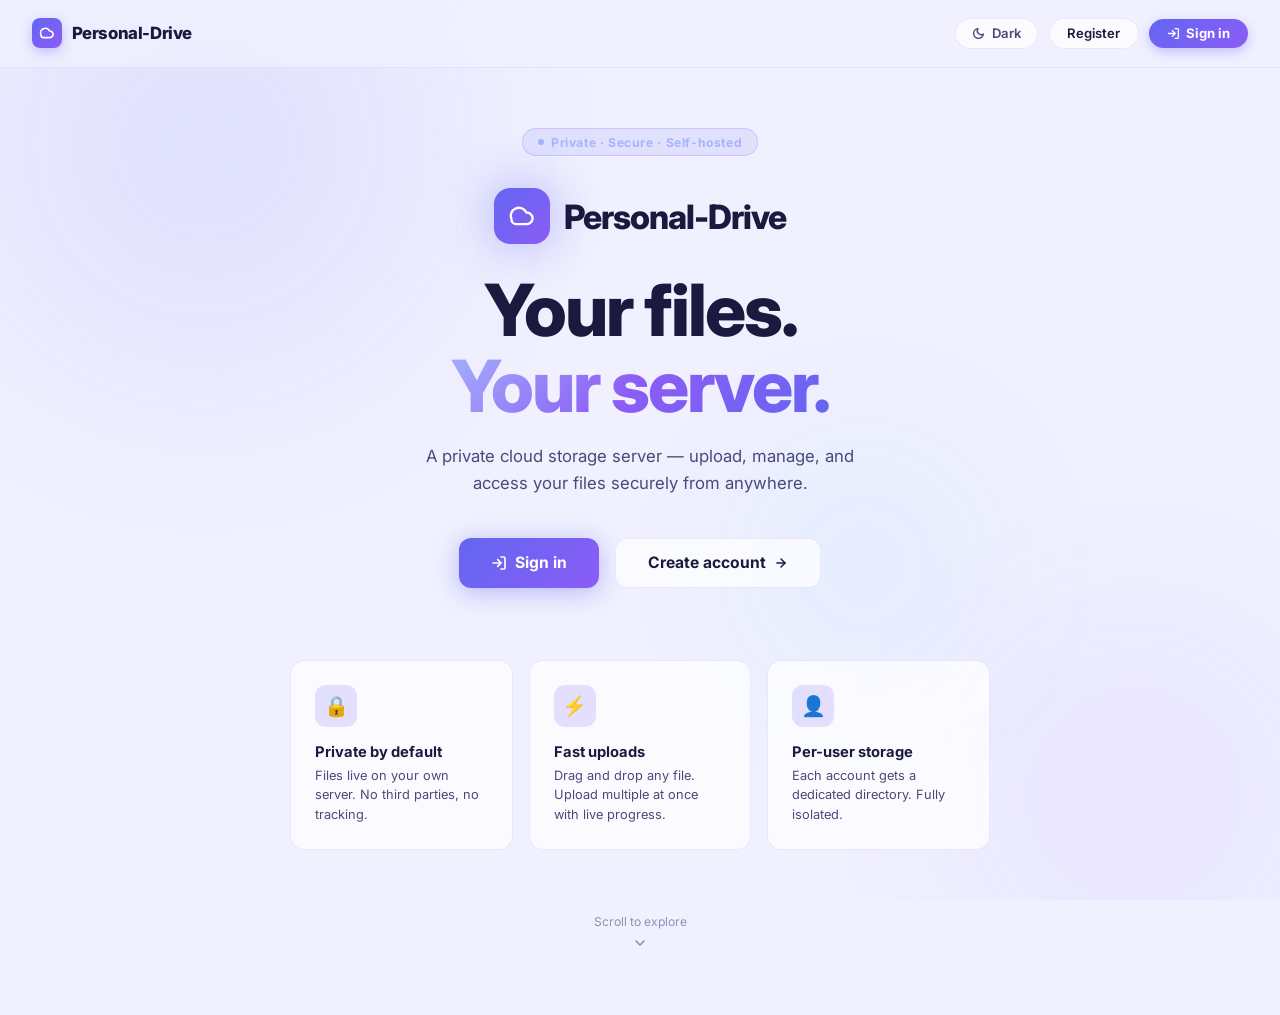
<file: frontend/index.html>
<!DOCTYPE html>
<html lang="en">
<head>
  <meta charset="UTF-8"/>
  <meta name="viewport" content="width=device-width, initial-scale=1.0"/>
  <title>Personal-Drive — Your Private Cloud</title>
  <link rel="stylesheet" href="css/style.css"/>
  <style>
    .hero { min-height: 100vh; display: flex; flex-direction: column; align-items: center; justify-content: center; text-align: center; padding: 8rem 2rem 4rem; }
    .badge { display: inline-flex; align-items: center; gap: 0.45rem; background: rgba(99,102,241,0.1); border: 1px solid rgba(99,102,241,0.22); border-radius: 99px; color: #a5b4fc; font-size: 0.76rem; font-weight: 700; letter-spacing: 0.05em; padding: 0.35rem 0.95rem; margin-bottom: 2rem; animation: fade-up 0.5s ease both; }
    .badge-dot { width: 6px; height: 6px; background: #a5b4fc; border-radius: 50%; animation: dot-pulse 2s ease-in-out infinite; }
    @keyframes dot-pulse { 0%,100%{opacity:1;transform:scale(1)} 50%{opacity:0.4;transform:scale(0.7)} }
    .hero-logo { display: flex; align-items: center; justify-content: center; gap: 0.85rem; margin-bottom: 1.75rem; animation: fade-up 0.5s 0.08s ease both; }
    .hero-logo-icon { width: 56px; height: 56px; background: linear-gradient(135deg, #6366f1, #8b5cf6); border-radius: 16px; display: flex; align-items: center; justify-content: center; box-shadow: 0 0 48px rgba(99,102,241,0.45); }
    .hero-logo span { font-size: 2.1rem; font-weight: 800; letter-spacing: -1px; }
    .hero-title { font-size: clamp(2.4rem, 6vw, 4.5rem); font-weight: 800; letter-spacing: -2px; line-height: 1.05; margin-bottom: 1.2rem; animation: fade-up 0.5s 0.16s ease both; }
    .grad { background: linear-gradient(135deg, #a5b4fc, #8b5cf6, #6366f1); -webkit-background-clip: text; -webkit-text-fill-color: transparent; background-clip: text; }
    .hero-sub { color: var(--text2); font-size: 1.05rem; max-width: 460px; line-height: 1.65; margin-bottom: 2.5rem; animation: fade-up 0.5s 0.22s ease both; }
    .hero-actions { display: flex; gap: 1rem; flex-wrap: wrap; justify-content: center; animation: fade-up 0.5s 0.3s ease both; }
    .btn-hero { align-items: center; border-radius: 12px; cursor: pointer; display: inline-flex; font-family: inherit; font-size: 0.98rem; font-weight: 700; gap: 0.5rem; padding: 0.9rem 2rem; transition: all 0.25s ease; text-decoration: none; border: none; }
    .btn-hero-p { background: linear-gradient(135deg, #6366f1, #8b5cf6); color: #fff; box-shadow: 0 4px 24px rgba(99,102,241,0.42); }
    .btn-hero-p:hover { transform: translateY(-3px); box-shadow: 0 8px 36px rgba(99,102,241,0.55); color: #fff; }
    .btn-hero-s { background: var(--glass); backdrop-filter: blur(14px); border: 1px solid var(--glass-b); color: var(--text); }
    .btn-hero-s:hover { border-color: rgba(99,102,241,0.45); background: rgba(99,102,241,0.07); transform: translateY(-3px); color: var(--text); }
    .features { display: grid; grid-template-columns: repeat(auto-fit, minmax(195px, 1fr)); gap: 1rem; max-width: 700px; width: 100%; margin-top: 4.5rem; animation: fade-up 0.5s 0.4s ease both; }
    .feat { background: var(--glass); backdrop-filter: blur(14px); border: 1px solid var(--glass-b); border-radius: 14px; padding: 1.5rem; text-align: left; transition: all 0.25s ease; }
    .feat:hover { border-color: rgba(99,102,241,0.28); background: var(--glass-h); transform: translateY(-5px); box-shadow: 0 8px 24px rgba(99,102,241,0.1); }
    .feat-icon { width: 42px; height: 42px; background: linear-gradient(135deg, rgba(99,102,241,0.18), rgba(139,92,246,0.18)); border-radius: 11px; display: flex; align-items: center; justify-content: center; margin-bottom: 1rem; font-size: 1.25rem; }
    .feat-title { font-size: 0.92rem; font-weight: 700; margin-bottom: 0.3rem; }
    .feat-desc { color: var(--text2); font-size: 0.8rem; line-height: 1.55; }
    .scroll-hint { margin-top: 4rem; color: var(--text3); font-size: 0.76rem; display: flex; flex-direction: column; align-items: center; gap: 0.4rem; animation: fade-up 0.5s 0.6s ease both; }
    .bounce { animation: bounce 2.2s ease-in-out infinite; }
    @keyframes bounce { 0%,100%{transform:translateY(0)} 50%{transform:translateY(7px)} }
    @keyframes fade-up { from{opacity:0;transform:translateY(22px)} to{opacity:1;transform:none} }
  </style>
</head>
<body>
  <div class="bg-canvas"><div class="bg-orb"></div><div class="bg-orb"></div><div class="bg-orb"></div></div>

  <nav class="topbar-global">
    <a href="/" class="nav-logo">
      <div class="nav-logo-icon">
        <svg width="16" height="16" viewBox="0 0 24 24" fill="none" stroke="white" stroke-width="2.5" stroke-linecap="round" stroke-linejoin="round"><path d="M3 15a4 4 0 0 0 4 4h9a5 5 0 1 0-.23-9.99A5 5 0 0 0 3 15z"/></svg>
      </div>
      Personal-Drive
    </a>
    <div class="nav-right">
      <button class="theme-toggle"></button>
      <a href="register.html" class="btn-nav-ghost">Register</a>
      <a href="login.html" class="btn-nav">
        <svg width="13" height="13" viewBox="0 0 24 24" fill="none" stroke="currentColor" stroke-width="2.5" stroke-linecap="round" stroke-linejoin="round"><path d="M15 3h4a2 2 0 0 1 2 2v14a2 2 0 0 1-2 2h-4"/><polyline points="10 17 15 12 10 7"/><line x1="15" y1="12" x2="3" y2="12"/></svg>
        Sign in
      </a>
    </div>
  </nav>

  <main class="hero page">
    <div class="badge"><span class="badge-dot"></span>Private · Secure · Self-hosted</div>

    <div class="hero-logo">
      <div class="hero-logo-icon">
        <svg width="28" height="28" viewBox="0 0 24 24" fill="none" stroke="white" stroke-width="2" stroke-linecap="round" stroke-linejoin="round"><path d="M3 15a4 4 0 0 0 4 4h9a5 5 0 1 0-.23-9.99A5 5 0 0 0 3 15z"/></svg>
      </div>
      <span>Personal-Drive</span>
    </div>

    <h1 class="hero-title">Your files.<br/><span class="grad">Your server.</span></h1>
    <p class="hero-sub">A private cloud storage server — upload, manage, and access your files securely from anywhere.</p>

    <div class="hero-actions">
      <a href="login.html" class="btn-hero btn-hero-p">
        <svg width="16" height="16" viewBox="0 0 24 24" fill="none" stroke="currentColor" stroke-width="2.5" stroke-linecap="round" stroke-linejoin="round"><path d="M15 3h4a2 2 0 0 1 2 2v14a2 2 0 0 1-2 2h-4"/><polyline points="10 17 15 12 10 7"/><line x1="15" y1="12" x2="3" y2="12"/></svg>
        Sign in
      </a>
      <a href="register.html" class="btn-hero btn-hero-s">
        Create account
        <svg width="14" height="14" viewBox="0 0 24 24" fill="none" stroke="currentColor" stroke-width="2.5" stroke-linecap="round" stroke-linejoin="round"><line x1="5" y1="12" x2="19" y2="12"/><polyline points="12 5 19 12 12 19"/></svg>
      </a>
    </div>

    <div class="features">
      <div class="feat"><div class="feat-icon">🔒</div><div class="feat-title">Private by default</div><div class="feat-desc">Files live on your own server. No third parties, no tracking.</div></div>
      <div class="feat"><div class="feat-icon">⚡</div><div class="feat-title">Fast uploads</div><div class="feat-desc">Drag and drop any file. Upload multiple at once with live progress.</div></div>
      <div class="feat"><div class="feat-icon">👤</div><div class="feat-title">Per-user storage</div><div class="feat-desc">Each account gets a dedicated directory. Fully isolated.</div></div>
    </div>

    <div class="scroll-hint">
      <span>Scroll to explore</span>
      <svg class="bounce" width="16" height="16" viewBox="0 0 24 24" fill="none" stroke="currentColor" stroke-width="2.5" stroke-linecap="round" stroke-linejoin="round"><polyline points="6 9 12 15 18 9"/></svg>
    </div>
  </main>

  <script src="js/api.js"></script>
  <script>if (auth.getToken()) window.location.href = "dashboard.html";</script>
</body>
</html>
</file>
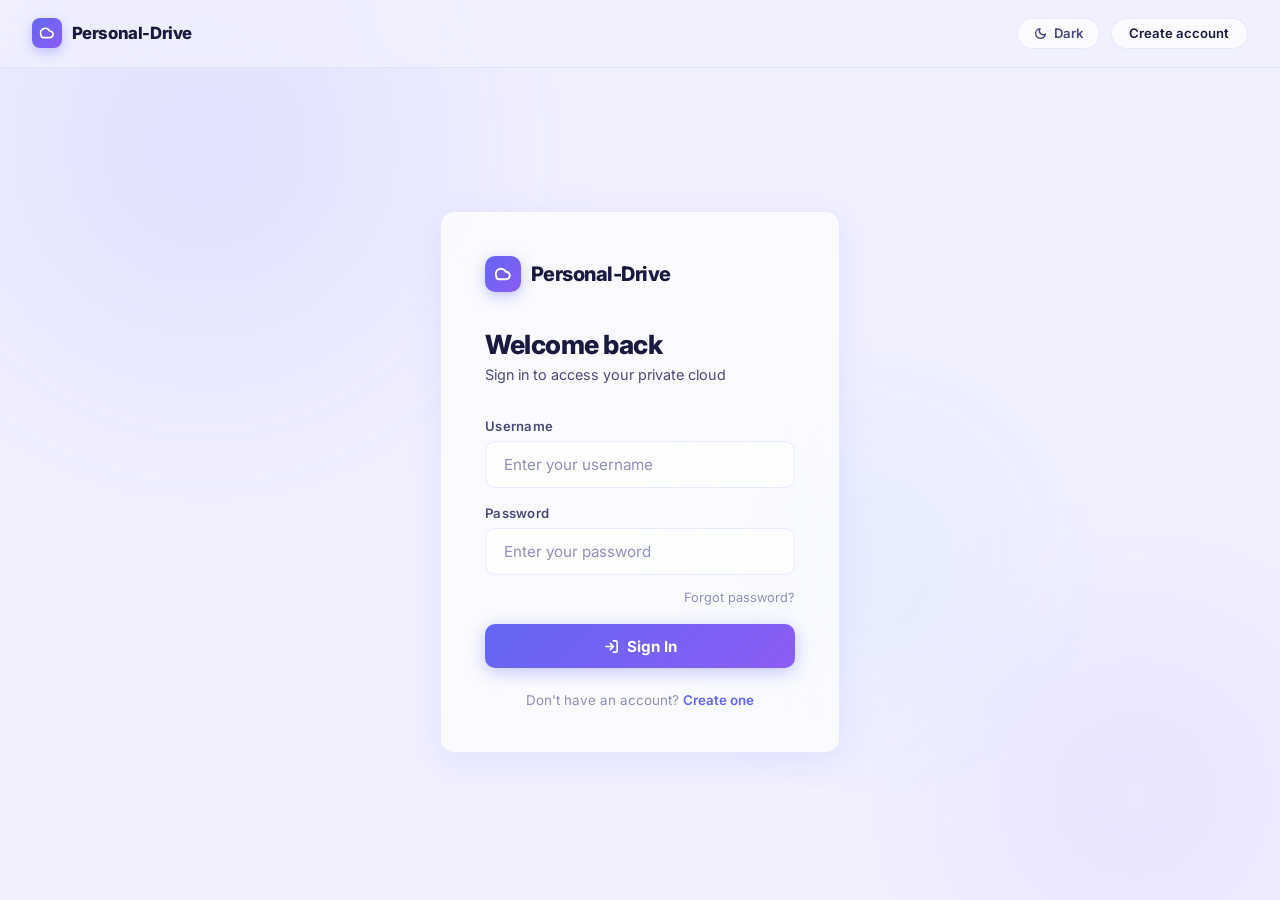
<file: frontend/login.html>
<!DOCTYPE html>
<html lang="en">
<head>
  <meta charset="UTF-8"/>
  <meta name="viewport" content="width=device-width, initial-scale=1.0"/>
  <title>Sign In — Personal-Drive</title>
  <link rel="stylesheet" href="css/style.css"/>
</head>
<body>
  <div class="bg-canvas"><div class="bg-orb"></div><div class="bg-orb"></div><div class="bg-orb"></div></div>

  <nav class="topbar-global">
    <a href="/" class="nav-logo">
      <div class="nav-logo-icon">
        <svg width="16" height="16" viewBox="0 0 24 24" fill="none" stroke="white" stroke-width="2.5" stroke-linecap="round" stroke-linejoin="round"><path d="M3 15a4 4 0 0 0 4 4h9a5 5 0 1 0-.23-9.99A5 5 0 0 0 3 15z"/></svg>
      </div>
      Personal-Drive
    </a>
    <div class="nav-right">
      <button class="theme-toggle"></button>
      <a href="register.html" class="btn-nav-ghost">Create account</a>
    </div>
  </nav>

  <div class="auth-page page">
    <div class="glass auth-card">
      <a href="/" class="auth-logo">
        <div class="auth-logo-icon">
          <svg width="18" height="18" viewBox="0 0 24 24" fill="none" stroke="white" stroke-width="2.5" stroke-linecap="round" stroke-linejoin="round"><path d="M3 15a4 4 0 0 0 4 4h9a5 5 0 1 0-.23-9.99A5 5 0 0 0 3 15z"/></svg>
        </div>
        <span>Personal-Drive</span>
      </a>

      <div id="loginSection">
        <h1 class="auth-heading">Welcome back</h1>
        <p class="auth-sub">Sign in to access your private cloud</p>
        <div id="alert" class="alert" style="margin-bottom:1rem;"></div>
        <div class="form-stack">
          <div class="form-group">
            <label>Username</label>
            <input type="text" id="username" placeholder="Enter your username" autocomplete="username"/>
          </div>
          <div class="form-group">
            <label>Password</label>
            <input type="password" id="password" placeholder="Enter your password" autocomplete="current-password"/>
          </div>
          <div style="text-align:right;margin-top:-0.4rem;">
            <a href="reset-password.html" style="font-size:0.8rem;color:var(--text3);">Forgot password?</a>
          </div>
          <button class="btn btn-primary" id="loginBtn">
            <svg width="15" height="15" viewBox="0 0 24 24" fill="none" stroke="currentColor" stroke-width="2.5" stroke-linecap="round" stroke-linejoin="round"><path d="M15 3h4a2 2 0 0 1 2 2v14a2 2 0 0 1-2 2h-4"/><polyline points="10 17 15 12 10 7"/><line x1="15" y1="12" x2="3" y2="12"/></svg>
            Sign In
          </button>
        </div>
        <div class="auth-footer">Don't have an account? <a href="register.html">Create one</a></div>
      </div>

      <div id="dormantSection" style="display:none;text-align:center;">
        <div style="width:64px;height:64px;background:rgba(244,63,94,0.12);border-radius:50%;display:flex;align-items:center;justify-content:center;margin:0 auto 1.25rem;font-size:1.75rem;">😴</div>
        <h1 class="auth-heading" style="font-size:1.4rem;">Account Dormant</h1>
        <p class="auth-sub">Your account has been inactive for 30+ days and has been placed in dormant status.</p>
        <div id="dormantAlert" class="alert" style="margin-bottom:1rem;text-align:left;"></div>

        <div id="dormantStep1">
          <div class="form-stack">
            <div class="form-group" style="text-align:left;">
              <label>Email address</label>
              <input type="email" id="dormantEmail" placeholder="your@email.com"/>
            </div>
            <button class="btn btn-primary" id="dormantSendBtn">
              <svg width="15" height="15" viewBox="0 0 24 24" fill="none" stroke="currentColor" stroke-width="2.5" stroke-linecap="round" stroke-linejoin="round"><line x1="22" y1="2" x2="11" y2="13"/><polygon points="22 2 15 22 11 13 2 9 22 2"/></svg>
              Send Unlock Code
            </button>
          </div>
        </div>

        <div id="dormantStep2" style="display:none;">
          <div class="form-stack">
            <div class="form-group" style="text-align:left;">
              <label>Verification code</label>
              <input type="text" id="dormantCode" placeholder="000000" maxlength="6" style="text-align:center;letter-spacing:0.35em;font-size:1.35rem;font-weight:800;"/>
            </div>
            <button class="btn btn-primary" id="dormantVerifyBtn">Reactivate Account</button>
          </div>
        </div>

        <div style="margin-top:1.25rem;">
          <button onclick="showLoginSection()" style="background:none;border:none;color:var(--text3);cursor:pointer;font-size:0.84rem;">← Back to sign in</button>
        </div>
      </div>
    </div>
  </div>

  <script src="js/api.js"></script>
  <script>
    if (auth.getToken()) window.location.href = "dashboard.html";

    const alertEl = document.getElementById("alert");
    const loginBtn = document.getElementById("loginBtn");
    const SPIN = `<svg width="15" height="15" viewBox="0 0 24 24" fill="none" stroke="currentColor" stroke-width="2.5" style="animation:spin 0.8s linear infinite"><polyline points="23 4 23 10 17 10"/><path d="M20.49 15a9 9 0 1 1-2.12-9.36L23 10"/></svg> Signing in...`;
    const DEFAULT = `<svg width="15" height="15" viewBox="0 0 24 24" fill="none" stroke="currentColor" stroke-width="2.5" stroke-linecap="round" stroke-linejoin="round"><path d="M15 3h4a2 2 0 0 1 2 2v14a2 2 0 0 1-2 2h-4"/><polyline points="10 17 15 12 10 7"/><line x1="15" y1="12" x2="3" y2="12"/></svg> Sign In`;

    function showLoginSection() {
      document.getElementById("loginSection").style.display = "block";
      document.getElementById("dormantSection").style.display = "none";
    }

    function showDormantSection(email) {
      document.getElementById("loginSection").style.display = "none";
      document.getElementById("dormantSection").style.display = "block";
      if (email) document.getElementById("dormantEmail").value = email;
    }

    async function login() {
      const username = document.getElementById("username").value.trim();
      const password = document.getElementById("password").value;
      if (!username || !password) { showAlert(alertEl, "Please fill in all fields."); return; }
      loginBtn.disabled = true; loginBtn.innerHTML = SPIN; hideAlert(alertEl);

      const res = await fetch(`${API}/api/user/login`, {
        method: "POST",
        headers: {"Content-Type": "application/x-www-form-urlencoded"},
        body: new URLSearchParams({username, password})
      });
      const data = await res.json();

      if (res.ok) {
        auth.setToken(data.access_token);
        const meRes = await fetch(`${API}/api/user/me`, {
          headers: { Authorization: `Bearer ${data.access_token}` }
        });
        const me = await meRes.json();
        auth.setUser({ name: me.name, is_admin: me.is_admin, id: me.id, profile_image: me.profile_image });
        window.location.href = "dashboard.html";
      } else if (res.status === 403 && data.detail === "dormant") {
        showDormantSection("");
      } else {
        showAlert(alertEl, data.detail || "Incorrect username or password.");
        loginBtn.disabled = false;
        loginBtn.innerHTML = DEFAULT;
      }
    }

    loginBtn.addEventListener("click", login);
    document.addEventListener("keydown", e => { if (e.key === "Enter" && document.getElementById("loginSection").style.display !== "none") login(); });

    let dormantEmail = "";

    document.getElementById("dormantSendBtn").addEventListener("click", async () => {
      const email = document.getElementById("dormantEmail").value.trim();
      const a = document.getElementById("dormantAlert");
      if (!email) { showAlert(a, "Please enter your email."); return; }
      const btn = document.getElementById("dormantSendBtn");
      btn.textContent = "Sending..."; btn.disabled = true; hideAlert(a);
      const res = await fetch(`${API}/api/user/dormant/unlock-request?email=${encodeURIComponent(email)}`, { method: "POST" });
      const d = await res.json();
      if (res.ok) {
        dormantEmail = email;
        document.getElementById("dormantStep1").style.display = "none";
        document.getElementById("dormantStep2").style.display = "block";
        showAlert(a, "Unlock code sent! Check your inbox.", "success");
      } else {
        showAlert(a, d.detail || "Failed to send unlock code.");
        btn.innerHTML = `<svg width="15" height="15" viewBox="0 0 24 24" fill="none" stroke="currentColor" stroke-width="2.5" stroke-linecap="round" stroke-linejoin="round"><line x1="22" y1="2" x2="11" y2="13"/><polygon points="22 2 15 22 11 13 2 9 22 2"/></svg> Send Unlock Code`;
        btn.disabled = false;
      }
    });

    document.getElementById("dormantVerifyBtn").addEventListener("click", async () => {
      const code = document.getElementById("dormantCode").value.trim();
      const a = document.getElementById("dormantAlert");
      if (!code) { showAlert(a, "Please enter the verification code."); return; }
      const btn = document.getElementById("dormantVerifyBtn");
      btn.textContent = "Verifying..."; btn.disabled = true; hideAlert(a);
      const params = new URLSearchParams({ email: dormantEmail, code });
      const res = await fetch(`${API}/api/user/dormant/unlock-confirm?${params}`, { method: "POST" });
      const d = await res.json();
      if (res.ok) {
        showAlert(a, "Account reactivated! Redirecting to sign in...", "success");
        setTimeout(() => {
          showLoginSection();
          document.getElementById("dormantStep1").style.display = "block";
          document.getElementById("dormantStep2").style.display = "none";
        }, 2000);
      } else {
        showAlert(a, d.detail || "Invalid or expired code.");
        btn.textContent = "Reactivate Account";
        btn.disabled = false;
      }
    });
  </script>
  <style>@keyframes spin{to{transform:rotate(360deg)}}</style>
</body>
</html>
</file>
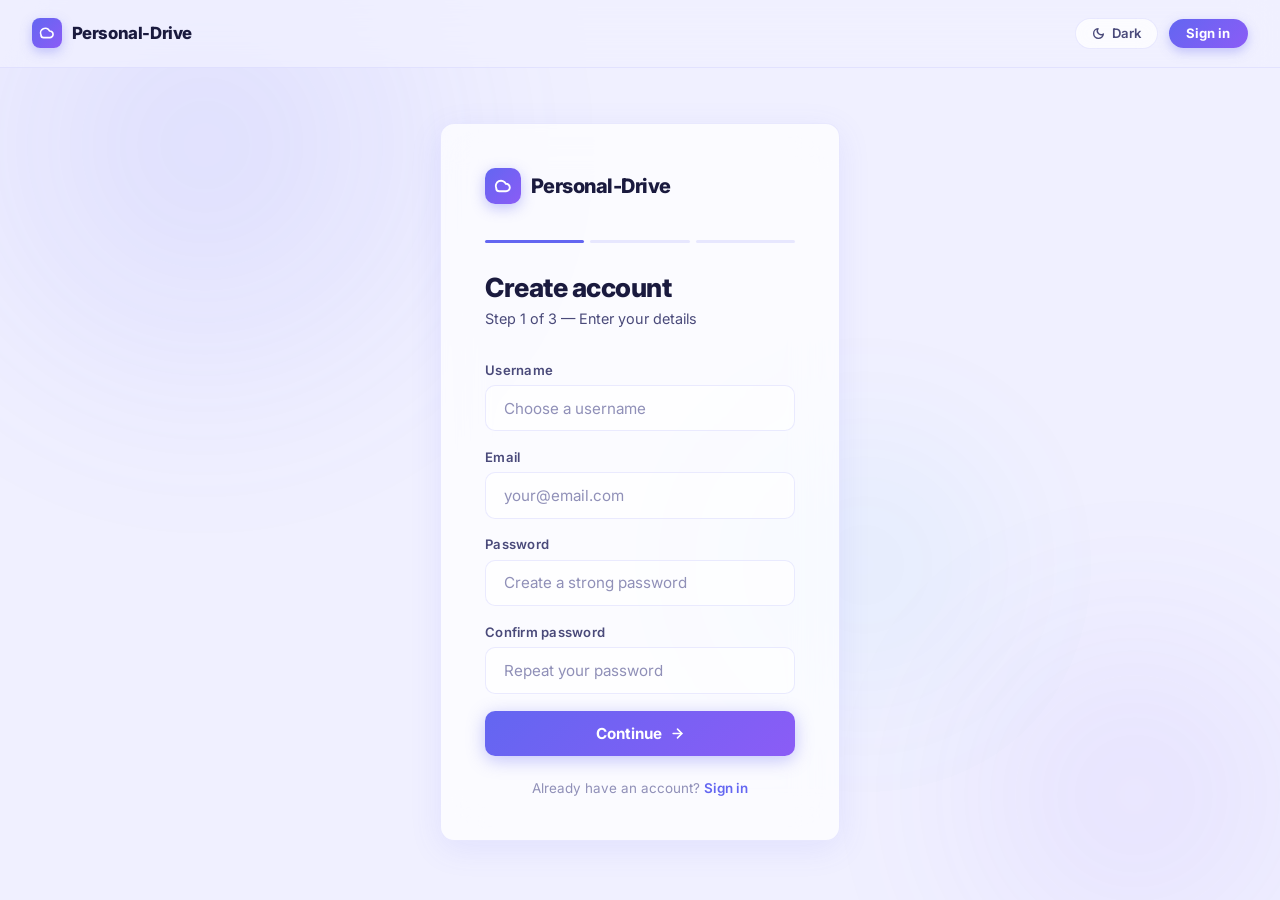
<file: frontend/register.html>
<!DOCTYPE html>
<html lang="en">
<head>
  <meta charset="UTF-8"/>
  <meta name="viewport" content="width=device-width, initial-scale=1.0"/>
  <title>Create Account — Personal-Drive</title>
  <link rel="stylesheet" href="css/style.css"/>
</head>
<body>
  <div class="bg-canvas"><div class="bg-orb"></div><div class="bg-orb"></div><div class="bg-orb"></div></div>

  <nav class="topbar-global">
    <a href="/" class="nav-logo">
      <div class="nav-logo-icon">
        <svg width="16" height="16" viewBox="0 0 24 24" fill="none" stroke="white" stroke-width="2.5" stroke-linecap="round" stroke-linejoin="round"><path d="M3 15a4 4 0 0 0 4 4h9a5 5 0 1 0-.23-9.99A5 5 0 0 0 3 15z"/></svg>
      </div>
      Personal-Drive
    </a>
    <div class="nav-right">
      <button class="theme-toggle"></button>
      <a href="login.html" class="btn-nav">Sign in</a>
    </div>
  </nav>

  <div class="auth-page page">
    <div class="glass auth-card">
      <a href="/" class="auth-logo">
        <div class="auth-logo-icon">
          <svg width="18" height="18" viewBox="0 0 24 24" fill="none" stroke="white" stroke-width="2.5" stroke-linecap="round" stroke-linejoin="round"><path d="M3 15a4 4 0 0 0 4 4h9a5 5 0 1 0-.23-9.99A5 5 0 0 0 3 15z"/></svg>
        </div>
        <span>Personal-Drive</span>
      </a>

      <div class="step-indicator" style="display:flex;gap:0.4rem;margin-bottom:1.75rem;">
        <div class="step-dot active" id="dot1" style="height:3px;flex:1;border-radius:99px;background:var(--accent);transition:all 0.3s;"></div>
        <div class="step-dot" id="dot2" style="height:3px;flex:1;border-radius:99px;background:var(--glass-b);transition:all 0.3s;"></div>
        <div class="step-dot" id="dot3" style="height:3px;flex:1;border-radius:99px;background:var(--glass-b);transition:all 0.3s;"></div>
      </div>

      <div id="step1">
        <h1 class="auth-heading">Create account</h1>
        <p class="auth-sub">Step 1 of 3 — Enter your details</p>
        <div id="alert1" class="alert" style="margin-bottom:1rem;"></div>
        <div class="form-stack">
          <div class="form-group"><label>Username</label><input type="text" id="username" placeholder="Choose a username" autocomplete="username"/></div>
          <div class="form-group"><label>Email</label><input type="email" id="email" placeholder="your@email.com" autocomplete="email"/></div>
          <div class="form-group"><label>Password</label><input type="password" id="passwd1" placeholder="Create a strong password" autocomplete="new-password"/></div>
          <div class="form-group"><label>Confirm password</label><input type="password" id="passwd2" placeholder="Repeat your password" autocomplete="new-password"/></div>
          <button class="btn btn-primary" id="nextBtn">
            Continue
            <svg width="15" height="15" viewBox="0 0 24 24" fill="none" stroke="currentColor" stroke-width="2.5" stroke-linecap="round" stroke-linejoin="round"><line x1="5" y1="12" x2="19" y2="12"/><polyline points="12 5 19 12 12 19"/></svg>
          </button>
        </div>
      </div>

      <div id="step2" style="display:none;">
        <h1 class="auth-heading">Verify email</h1>
        <p class="auth-sub" id="step2Sub">Step 2 of 3 — Enter the code sent to your email</p>
        <div id="alert2" class="alert" style="margin-bottom:1rem;"></div>
        <div class="form-stack">
          <div class="form-group">
            <label>Verification code</label>
            <input type="text" id="verifyCode" placeholder="000000" maxlength="6" style="text-align:center;letter-spacing:0.35em;font-size:1.35rem;font-weight:800;"/>
          </div>
          <button class="btn btn-primary" id="verifyBtn">
            <svg width="15" height="15" viewBox="0 0 24 24" fill="none" stroke="currentColor" stroke-width="2.5" stroke-linecap="round" stroke-linejoin="round"><polyline points="20 6 9 17 4 12"/></svg>
            Verify & Create Account
          </button>
          <button class="btn btn-ghost" id="resendBtn" style="width:100%;">Resend code</button>
          <button class="btn btn-ghost" id="backBtn" style="width:100%;">← Back</button>
        </div>
      </div>

      <div id="step3" style="display:none;text-align:center;padding:1rem 0;">
        <div style="width:64px;height:64px;background:linear-gradient(135deg,rgba(99,102,241,0.18),rgba(139,92,246,0.18));border-radius:50%;display:flex;align-items:center;justify-content:center;margin:0 auto 1.25rem;font-size:1.75rem;">✓</div>
        <h1 class="auth-heading">You're in!</h1>
        <p class="auth-sub">Account created successfully. Redirecting to sign in...</p>
      </div>

      <div class="auth-footer">Already have an account? <a href="login.html">Sign in</a></div>
    </div>
  </div>

  <script src="js/api.js"></script>
  <script>
    let formData = {};

    function setStep(n) {
      [1,2,3].forEach(i => {
        document.getElementById(`step${i}`).style.display = i === n ? "block" : "none";
        const dot = document.getElementById(`dot${i}`);
        dot.style.background = i <= n ? "var(--accent)" : "var(--glass-b)";
      });
      if (n === 3) document.getElementById("step3").style.display = "block";
    }

    document.getElementById("nextBtn").addEventListener("click", async () => {
      const name = document.getElementById("username").value.trim();
      const email = document.getElementById("email").value.trim();
      const passwd1 = document.getElementById("passwd1").value;
      const passwd2 = document.getElementById("passwd2").value;
      const a = document.getElementById("alert1");

      if (!name||!email||!passwd1||!passwd2) { showAlert(a, "Please fill in all fields."); return; }
      if (passwd1 !== passwd2) { showAlert(a, "Passwords do not match."); return; }
      if (passwd1.length < 6) { showAlert(a, "Password must be at least 6 characters."); return; }

      const btn = document.getElementById("nextBtn");
      btn.textContent = "Sending code..."; btn.disabled = true; hideAlert(a);

      const res = await fetch(`${API}/api/user/email/verify-request`, {
        method: "POST",
        headers: {"Content-Type": "application/json"},
        body: JSON.stringify({email})
      });
      const d = await res.json();

      if (res.ok) {
        formData = {name, email, passwd1, passwd2};
        document.getElementById("step2Sub").textContent = `Step 2 of 3 — Code sent to ${email}`;
        setStep(2);
      } else {
        showAlert(a, d.detail || "Failed to send verification code.");
        btn.innerHTML = `Continue <svg width="15" height="15" viewBox="0 0 24 24" fill="none" stroke="currentColor" stroke-width="2.5" stroke-linecap="round" stroke-linejoin="round"><line x1="5" y1="12" x2="19" y2="12"/><polyline points="12 5 19 12 12 19"/></svg>`;
        btn.disabled = false;
      }
    });

    document.getElementById("verifyBtn").addEventListener("click", async () => {
      const code = document.getElementById("verifyCode").value.trim();
      const a = document.getElementById("alert2");
      if (!code) { showAlert(a, "Please enter the verification code."); return; }

      const btn = document.getElementById("verifyBtn");
      btn.textContent = "Verifying..."; btn.disabled = true; hideAlert(a);

      const verifyRes = await fetch(`${API}/api/user/email/verify-confirm`, {
        method: "POST",
        headers: {"Content-Type": "application/json"},
        body: JSON.stringify({email: formData.email, code})
      });

      if (!verifyRes.ok) {
        const d = await verifyRes.json();
        showAlert(a, d.detail || "Invalid or expired code.");
        btn.innerHTML = `<svg width="15" height="15" viewBox="0 0 24 24" fill="none" stroke="currentColor" stroke-width="2.5" stroke-linecap="round" stroke-linejoin="round"><polyline points="20 6 9 17 4 12"/></svg> Verify & Create Account`;
        btn.disabled = false;
        return;
      }

      const createRes = await fetch(`${API}/api/user/create`, {
        method: "POST",
        headers: {"Content-Type": "application/json"},
        body: JSON.stringify(formData)
      });

      if (createRes.status === 204) {
        setStep(3);
        setTimeout(() => window.location.href = "login.html", 2000);
      } else {
        const d = await createRes.json();
        showAlert(a, d.detail || "Registration failed.");
        btn.innerHTML = `<svg width="15" height="15" viewBox="0 0 24 24" fill="none" stroke="currentColor" stroke-width="2.5" stroke-linecap="round" stroke-linejoin="round"><polyline points="20 6 9 17 4 12"/></svg> Verify & Create Account`;
        btn.disabled = false;
      }
    });

    document.getElementById("resendBtn").addEventListener("click", async () => {
      const a = document.getElementById("alert2");
      const btn = document.getElementById("resendBtn");
      btn.textContent = "Sending..."; btn.disabled = true;
      const res = await fetch(`${API}/api/user/email/verify-request`, {
        method: "POST",
        headers: {"Content-Type": "application/json"},
        body: JSON.stringify({email: formData.email})
      });
      if (res.ok) { showAlert(a, "Code resent! Check your inbox.", "success"); }
      else { showAlert(a, "Failed to resend code."); }
      btn.textContent = "Resend code"; btn.disabled = false;
    });

    document.getElementById("backBtn").addEventListener("click", () => {
      setStep(1);
      document.getElementById("nextBtn").innerHTML = `Continue <svg width="15" height="15" viewBox="0 0 24 24" fill="none" stroke="currentColor" stroke-width="2.5" stroke-linecap="round" stroke-linejoin="round"><line x1="5" y1="12" x2="19" y2="12"/><polyline points="12 5 19 12 12 19"/></svg>`;
      document.getElementById("nextBtn").disabled = false;
    });
  </script>
</body>
</html>
</file>
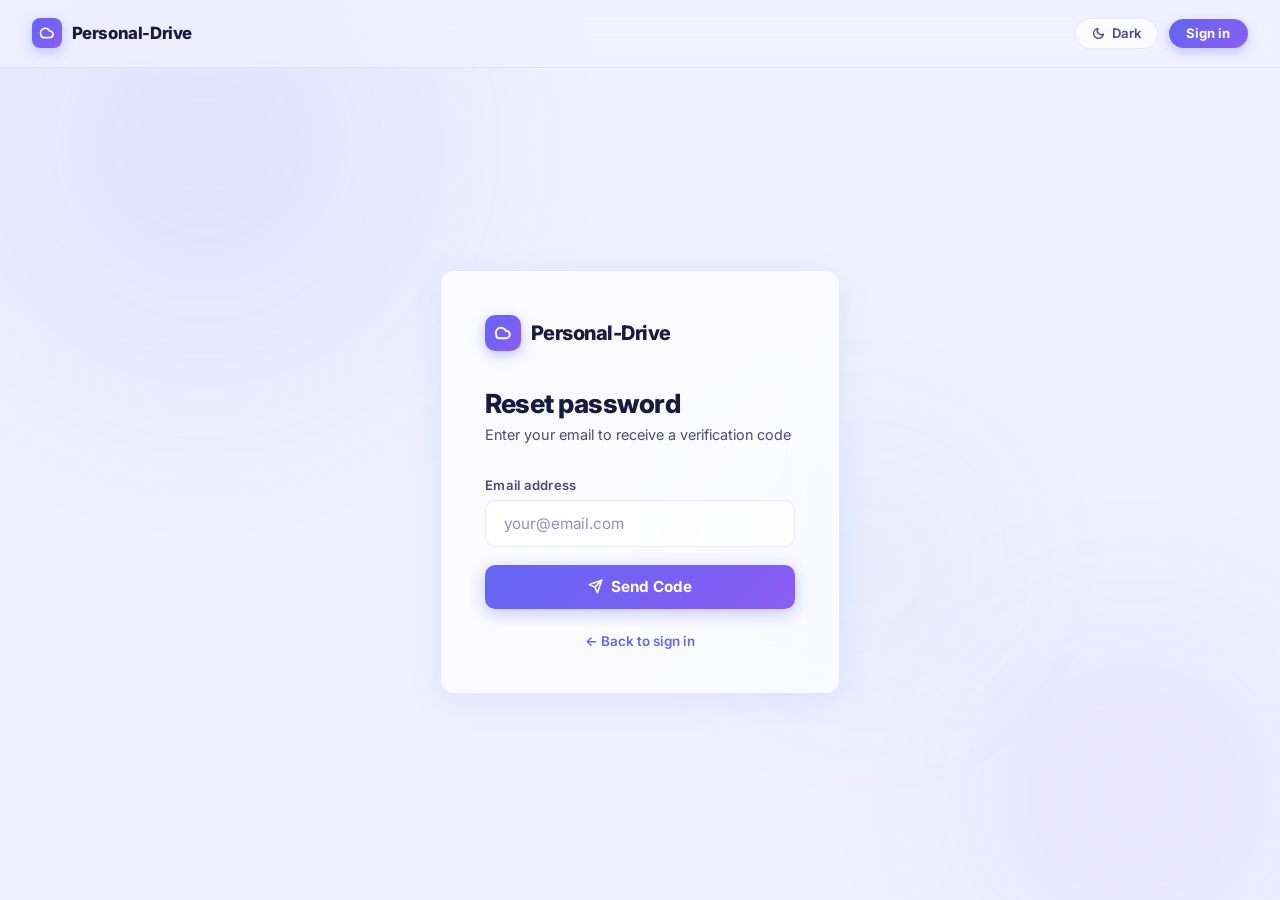
<file: frontend/reset_password.html>
<!DOCTYPE html>
<html lang="en">
<head>
  <meta charset="UTF-8"/>
  <meta name="viewport" content="width=device-width, initial-scale=1.0"/>
  <title>Reset Password — Personal-Drive</title>
  <link rel="stylesheet" href="css/style.css"/>
</head>
<body>
  <div class="bg-canvas"><div class="bg-orb"></div><div class="bg-orb"></div><div class="bg-orb"></div></div>

  <nav class="topbar-global">
    <a href="/" class="nav-logo">
      <div class="nav-logo-icon">
        <svg width="16" height="16" viewBox="0 0 24 24" fill="none" stroke="white" stroke-width="2.5" stroke-linecap="round" stroke-linejoin="round"><path d="M3 15a4 4 0 0 0 4 4h9a5 5 0 1 0-.23-9.99A5 5 0 0 0 3 15z"/></svg>
      </div>
      Personal-Drive
    </a>
    <div class="nav-right">
      <button class="theme-toggle"></button>
      <a href="login.html" class="btn-nav">Sign in</a>
    </div>
  </nav>

  <div class="auth-page page">
    <div class="glass auth-card">
      <a href="/" class="auth-logo">
        <div class="auth-logo-icon">
          <svg width="18" height="18" viewBox="0 0 24 24" fill="none" stroke="white" stroke-width="2.5" stroke-linecap="round" stroke-linejoin="round"><path d="M3 15a4 4 0 0 0 4 4h9a5 5 0 1 0-.23-9.99A5 5 0 0 0 3 15z"/></svg>
        </div>
        <span>Personal-Drive</span>
      </a>

      <div id="step1">
        <h1 class="auth-heading">Reset password</h1>
        <p class="auth-sub">Enter your email to receive a verification code</p>
        <div id="alert1" class="alert" style="margin-bottom:1rem;"></div>
        <div class="form-stack">
          <div class="form-group"><label>Email address</label><input type="email" id="email" placeholder="your@email.com"/></div>
          <button class="btn btn-primary" id="sendBtn">
            <svg width="15" height="15" viewBox="0 0 24 24" fill="none" stroke="currentColor" stroke-width="2.5" stroke-linecap="round" stroke-linejoin="round"><line x1="22" y1="2" x2="11" y2="13"/><polygon points="22 2 15 22 11 13 2 9 22 2"/></svg>
            Send Code
          </button>
        </div>
      </div>

      <div id="step2" style="display:none;">
        <h1 class="auth-heading">Enter code</h1>
        <p class="auth-sub">Check your inbox for the 6-digit verification code</p>
        <div id="alert2" class="alert" style="margin-bottom:1rem;"></div>
        <div class="form-stack">
          <div class="form-group">
            <label>Verification code</label>
            <input type="text" id="code" placeholder="000000" maxlength="6" style="text-align:center;letter-spacing:0.35em;font-size:1.35rem;font-weight:800;"/>
          </div>
          <div class="form-group"><label>New password</label><input type="password" id="newPass" placeholder="Enter new password"/></div>
          <div class="form-group"><label>Confirm new password</label><input type="password" id="newPass2" placeholder="Repeat new password"/></div>
          <button class="btn btn-primary" id="resetBtn">Reset Password</button>
          <button class="btn btn-ghost" id="backBtn" style="width:100%;">← Back</button>
        </div>
      </div>

      <div class="auth-footer"><a href="login.html">← Back to sign in</a></div>
    </div>
  </div>

  <script src="js/api.js"></script>
  <script>
    let emailVal="";
    document.getElementById("sendBtn").addEventListener("click",async()=>{
      const email=document.getElementById("email").value.trim();
      const a=document.getElementById("alert1");
      if(!email){showAlert(a,"Please enter your email.");return;}
      const btn=document.getElementById("sendBtn");btn.textContent="Sending...";btn.disabled=true;hideAlert(a);
      const res=await fetch(`${API}/api/user/password/reset-request?email=${encodeURIComponent(email)}`,{method:"POST"});
      const d=await res.json();
      if(res.ok){emailVal=email;document.getElementById("step1").style.display="none";document.getElementById("step2").style.display="block";}
      else{showAlert(a,d.detail||"Email not found.");btn.textContent="Send Code";btn.disabled=false;}
    });
    document.getElementById("resetBtn").addEventListener("click",async()=>{
      const code=document.getElementById("code").value.trim();
      const newPass=document.getElementById("newPass").value;
      const newPass2=document.getElementById("newPass2").value;
      const a=document.getElementById("alert2");
      if(!code||!newPass||!newPass2){showAlert(a,"Please fill in all fields.");return;}
      if(newPass!==newPass2){showAlert(a,"Passwords do not match.");return;}
      const btn=document.getElementById("resetBtn");btn.textContent="Resetting...";btn.disabled=true;hideAlert(a);
      const params=new URLSearchParams({email:emailVal,code,new_password:newPass});
      const res=await fetch(`${API}/api/user/password/reset?${params}`,{method:"POST"});
      const d=await res.json();
      if(res.ok){showAlert(a,"Password reset! Redirecting...","success");setTimeout(()=>window.location.href="login.html",1500);}
      else{showAlert(a,d.detail||"Invalid or expired code.");btn.textContent="Reset Password";btn.disabled=false;}
    });
    document.getElementById("backBtn").addEventListener("click",()=>{
      document.getElementById("step2").style.display="none";
      document.getElementById("step1").style.display="block";
    });
  </script>
</body>
</html>
</file>
<file: frontend/css/style.css>
@import url('https://fonts.googleapis.com/css2?family=Inter:wght@300;400;500;600;700;800&display=swap');

*, *::before, *::after { box-sizing: border-box; margin: 0; padding: 0; }

:root {
  --accent: #6366f1;
  --accent2: #8b5cf6;
  --accent3: #06b6d4;
  --danger: #f43f5e;
  --success: #10b981;
  --radius: 14px;
  --radius-sm: 10px;
  --t: 0.25s cubic-bezier(0.4, 0, 0.2, 1);
}

[data-theme="dark"] {
  --bg: #07091a;
  --bg2: #0d1035;
  --glass: rgba(255,255,255,0.04);
  --glass-b: rgba(255,255,255,0.08);
  --glass-h: rgba(255,255,255,0.07);
  --text: #f0f0ff;
  --text2: #a0a0c0;
  --text3: #555580;
  --surface: rgba(255,255,255,0.05);
  --surface2: rgba(255,255,255,0.09);
  --shadow: 0 8px 32px rgba(0,0,0,0.5);
  --shadow-a: 0 8px 32px rgba(99,102,241,0.3);
  --nav-bg: rgba(7,9,26,0.7);
  --nav-b: rgba(255,255,255,0.06);
}

[data-theme="light"] {
  --bg: #f0f0ff;
  --bg2: #e8eaff;
  --glass: rgba(255,255,255,0.72);
  --glass-b: rgba(99,102,241,0.13);
  --glass-h: rgba(255,255,255,0.88);
  --text: #1a1a3e;
  --text2: #4a4a7a;
  --text3: #9090b8;
  --surface: rgba(255,255,255,0.6);
  --surface2: rgba(255,255,255,0.82);
  --shadow: 0 8px 32px rgba(99,102,241,0.1);
  --shadow-a: 0 8px 32px rgba(99,102,241,0.22);
  --nav-bg: rgba(240,240,255,0.75);
  --nav-b: rgba(99,102,241,0.1);
}

html { font-family: 'Inter', sans-serif; }
body { background: var(--bg); color: var(--text); min-height: 100vh; transition: background var(--t), color var(--t); overflow-x: hidden; }
a { color: var(--accent); text-decoration: none; transition: color var(--t); }
a:hover { color: var(--accent2); }

.bg-canvas { position: fixed; inset: 0; z-index: 0; overflow: hidden; pointer-events: none; }
.bg-orb { position: absolute; border-radius: 50%; filter: blur(90px); animation: orb 14s ease-in-out infinite alternate; }
.bg-orb:nth-child(1) { width: 650px; height: 650px; background: radial-gradient(circle, #6366f1, transparent 70%); top: -180px; left: -120px; opacity: 0.3; animation-delay: 0s; }
.bg-orb:nth-child(2) { width: 450px; height: 450px; background: radial-gradient(circle, #8b5cf6, transparent 70%); bottom: -120px; right: -80px; opacity: 0.25; animation-delay: -5s; }
.bg-orb:nth-child(3) { width: 320px; height: 320px; background: radial-gradient(circle, #06b6d4, transparent 70%); top: 45%; left: 55%; opacity: 0.18; animation-delay: -9s; }
[data-theme="light"] .bg-orb:nth-child(1) { opacity: 0.15; }
[data-theme="light"] .bg-orb:nth-child(2) { opacity: 0.12; }
[data-theme="light"] .bg-orb:nth-child(3) { opacity: 0.1; }
@keyframes orb { 0% { transform: translate(0,0) scale(1); } 40% { transform: translate(50px,-40px) scale(1.1); } 70% { transform: translate(-25px,60px) scale(0.93); } 100% { transform: translate(35px,25px) scale(1.06); } }

.page { position: relative; z-index: 1; }

.glass { background: var(--glass); backdrop-filter: blur(22px) saturate(1.6); -webkit-backdrop-filter: blur(22px) saturate(1.6); border: 1px solid var(--glass-b); border-radius: var(--radius); box-shadow: var(--shadow); }

.topbar-global { position: fixed; top: 0; left: 0; right: 0; z-index: 200; display: flex; align-items: center; justify-content: space-between; padding: 1.1rem 2rem; background: var(--nav-bg); backdrop-filter: blur(20px); -webkit-backdrop-filter: blur(20px); border-bottom: 1px solid var(--nav-b); transition: background var(--t), border-color var(--t); }
.nav-logo { display: flex; align-items: center; gap: 0.6rem; font-size: 1.05rem; font-weight: 800; letter-spacing: -0.4px; color: var(--text); text-decoration: none; }
.nav-logo-icon { width: 30px; height: 30px; background: linear-gradient(135deg, var(--accent), var(--accent2)); border-radius: 8px; display: flex; align-items: center; justify-content: center; box-shadow: 0 4px 12px rgba(99,102,241,0.35); flex-shrink: 0; }
.nav-right { display: flex; align-items: center; gap: 0.65rem; }

.theme-toggle { display: inline-flex; align-items: center; gap: 0.45rem; background: var(--glass); border: 1px solid var(--glass-b); border-radius: 99px; color: var(--text2); cursor: pointer; font-family: inherit; font-size: 0.82rem; font-weight: 600; padding: 0.42rem 1rem; transition: all var(--t); backdrop-filter: blur(10px); letter-spacing: 0.01em; }
.theme-toggle:hover { border-color: var(--accent); color: var(--text); background: var(--glass-h); transform: translateY(-1px); box-shadow: 0 4px 12px rgba(99,102,241,0.15); }
.theme-toggle svg { flex-shrink: 0; transition: transform 0.4s ease; }
.theme-toggle:hover svg { transform: rotate(20deg); }

input, select { width: 100%; background: var(--surface); border: 1.5px solid var(--glass-b); border-radius: var(--radius-sm); color: var(--text); font-family: inherit; font-size: 0.95rem; padding: 0.8rem 1.1rem; outline: none; transition: all var(--t); }
select option { background: var(--bg); color: var(--text); }
input:focus, select:focus { border-color: var(--accent); background: var(--surface2); box-shadow: 0 0 0 3px rgba(99,102,241,0.18); }
input::placeholder { color: var(--text3); }

.btn { align-items: center; border: none; border-radius: var(--radius-sm); cursor: pointer; display: inline-flex; font-family: inherit; font-size: 0.95rem; font-weight: 700; gap: 0.5rem; justify-content: center; padding: 0.8rem 1.5rem; transition: all var(--t); position: relative; overflow: hidden; }
.btn-primary { background: linear-gradient(135deg, var(--accent), var(--accent2)); color: #fff; width: 100%; box-shadow: 0 4px 18px rgba(99,102,241,0.38); }
.btn-primary:hover { transform: translateY(-2px); box-shadow: var(--shadow-a); }
.btn-primary:active { transform: translateY(0); }
.btn-ghost { background: var(--glass); border: 1px solid var(--glass-b); color: var(--text2); backdrop-filter: blur(10px); }
.btn-ghost:hover { background: var(--glass-h); color: var(--text); border-color: var(--accent); transform: translateY(-1px); }
.btn-sm { font-size: 0.82rem; padding: 0.45rem 1rem; border-radius: 8px; }
.btn-icon { background: transparent; border: none; color: var(--text3); cursor: pointer; padding: 0.45rem; border-radius: 8px; transition: all var(--t); display: inline-flex; align-items: center; }
.btn-icon:hover { color: var(--text); background: var(--surface2); }
.btn-icon.danger:hover { color: var(--danger); background: rgba(244,63,94,0.1); }

.btn-nav { display: inline-flex; align-items: center; gap: 0.4rem; background: linear-gradient(135deg, var(--accent), var(--accent2)); border: none; border-radius: 99px; color: #fff; cursor: pointer; font-family: inherit; font-size: 0.82rem; font-weight: 700; padding: 0.42rem 1.1rem; transition: all var(--t); box-shadow: 0 4px 12px rgba(99,102,241,0.35); text-decoration: none; }
.btn-nav:hover { transform: translateY(-2px); box-shadow: 0 6px 20px rgba(99,102,241,0.45); color: #fff; }

.btn-nav-ghost { display: inline-flex; align-items: center; gap: 0.4rem; background: var(--glass); border: 1px solid var(--glass-b); border-radius: 99px; color: var(--text); cursor: pointer; font-family: inherit; font-size: 0.82rem; font-weight: 600; padding: 0.42rem 1.1rem; transition: all var(--t); text-decoration: none; backdrop-filter: blur(10px); }
.btn-nav-ghost:hover { border-color: var(--accent); background: var(--glass-h); color: var(--text); transform: translateY(-1px); }

.alert { border-radius: var(--radius-sm); font-size: 0.875rem; padding: 0.75rem 1rem; display: none; animation: slide-dn 0.2s ease; }
.alert.show { display: block; }
.alert-error { background: rgba(244,63,94,0.1); border: 1px solid rgba(244,63,94,0.22); color: #fb7185; }
.alert-success { background: rgba(16,185,129,0.1); border: 1px solid rgba(16,185,129,0.22); color: #34d399; }
@keyframes slide-dn { from { opacity: 0; transform: translateY(-6px); } to { opacity: 1; transform: none; } }

.form-group { display: flex; flex-direction: column; gap: 0.45rem; }
.form-group label { font-size: 0.82rem; font-weight: 600; color: var(--text2); letter-spacing: 0.02em; }
.form-stack { display: flex; flex-direction: column; gap: 1.1rem; }

.auth-page { min-height: 100vh; display: flex; align-items: center; justify-content: center; padding: 7rem 2rem 3rem; }
.auth-card { width: 100%; max-width: 400px; padding: 2.75rem; animation: card-in 0.5s cubic-bezier(0.34,1.56,0.64,1); }
@keyframes card-in { from { opacity: 0; transform: translateY(28px) scale(0.97); } to { opacity: 1; transform: none; } }

.auth-logo { display: flex; align-items: center; gap: 0.6rem; margin-bottom: 2.25rem; text-decoration: none; }
.auth-logo-icon { width: 36px; height: 36px; background: linear-gradient(135deg, var(--accent), var(--accent2)); border-radius: 10px; display: flex; align-items: center; justify-content: center; box-shadow: 0 4px 14px rgba(99,102,241,0.38); flex-shrink: 0; }
.auth-logo span { font-size: 1.25rem; font-weight: 800; letter-spacing: -0.5px; color: var(--text); }

.auth-heading { font-size: 1.65rem; font-weight: 800; letter-spacing: -0.5px; margin-bottom: 0.3rem; }
.auth-sub { color: var(--text2); font-size: 0.9rem; margin-bottom: 2rem; line-height: 1.5; }
.auth-footer { color: var(--text3); font-size: 0.84rem; margin-top: 1.5rem; text-align: center; }
.auth-footer a { color: var(--accent); font-weight: 600; }

.dash-layout { display: flex; min-height: 100vh; }

.sidebar { width: 250px; position: fixed; inset-y: 0; left: 0; display: flex; flex-direction: column; z-index: 100; background: var(--glass); backdrop-filter: blur(24px); -webkit-backdrop-filter: blur(24px); border-right: 1px solid var(--glass-b); overflow: hidden; transition: background var(--t), border-color var(--t); }
.sidebar-glow { position: absolute; top: -100px; left: -100px; width: 320px; height: 320px; background: radial-gradient(circle, rgba(99,102,241,0.22), transparent 65%); pointer-events: none; animation: glow-pulse 5s ease-in-out infinite alternate; }
@keyframes glow-pulse { 0% { opacity: 0.5; transform: scale(0.95); } 100% { opacity: 1; transform: scale(1.05); } }

.sidebar-logo { display: flex; align-items: center; gap: 0.65rem; padding: 1.7rem 1.5rem 1.2rem; position: relative; }
.sidebar-logo-icon { width: 30px; height: 30px; background: linear-gradient(135deg, var(--accent), var(--accent2)); border-radius: 8px; display: flex; align-items: center; justify-content: center; box-shadow: 0 4px 12px rgba(99,102,241,0.35); flex-shrink: 0; }
.sidebar-logo span { font-size: 1rem; font-weight: 800; letter-spacing: -0.4px; }

.sidebar-section { color: var(--text3); font-size: 0.68rem; font-weight: 700; letter-spacing: 0.1em; text-transform: uppercase; padding: 0 1.25rem 0.4rem; margin-top: 0.4rem; }
.sidebar-nav { flex: 1; padding: 0.5rem 0.75rem; display: flex; flex-direction: column; gap: 0.2rem; }
.nav-item { align-items: center; border-radius: 10px; color: var(--text2); cursor: pointer; display: flex; font-size: 0.88rem; font-weight: 500; gap: 0.75rem; padding: 0.7rem 1rem; transition: all var(--t); position: relative; }
.nav-item svg { flex-shrink: 0; }
.nav-item:hover { background: var(--surface2); color: var(--text); }
.nav-item.active { background: linear-gradient(135deg, rgba(99,102,241,0.18), rgba(139,92,246,0.12)); color: #a5b4fc; font-weight: 600; }
.nav-item.active::before { content: ''; position: absolute; left: 0; top: 22%; bottom: 22%; width: 3px; background: linear-gradient(to bottom, var(--accent), var(--accent2)); border-radius: 0 3px 3px 0; }
.nav-badge { margin-left: auto; background: rgba(99,102,241,0.18); color: #a5b4fc; font-size: 0.7rem; font-weight: 700; padding: 0.1rem 0.55rem; border-radius: 99px; }

.sidebar-bottom { border-top: 1px solid var(--glass-b); padding: 1rem 0.75rem; }
.user-row { align-items: center; border-radius: 10px; display: flex; gap: 0.75rem; padding: 0.65rem 0.85rem; margin-bottom: 0.5rem; background: var(--surface); }
.avatar { width: 34px; height: 34px; background: linear-gradient(135deg, var(--accent), var(--accent2)); border-radius: 50%; display: flex; align-items: center; justify-content: center; font-size: 0.8rem; font-weight: 800; color: #fff; flex-shrink: 0; }
.user-meta { overflow: hidden; }
.user-name-el { font-size: 0.875rem; font-weight: 700; white-space: nowrap; overflow: hidden; text-overflow: ellipsis; }
.user-sub { color: var(--text3); font-size: 0.72rem; }

.main { flex: 1; margin-left: 250px; display: flex; flex-direction: column; min-height: 100vh; }
.topbar-dash { position: sticky; top: 0; z-index: 50; background: var(--glass); backdrop-filter: blur(20px); -webkit-backdrop-filter: blur(20px); border-bottom: 1px solid var(--glass-b); display: flex; align-items: center; justify-content: space-between; padding: 1rem 2rem; transition: background var(--t); }
.topbar-title { font-size: 1.05rem; font-weight: 800; letter-spacing: -0.3px; }
.topbar-right { display: flex; align-items: center; gap: 0.65rem; }

.content { padding: 2rem; flex: 1; }

.stats-grid { display: grid; grid-template-columns: repeat(auto-fit, minmax(160px, 1fr)); gap: 1rem; margin-bottom: 2rem; }
.stat-card { padding: 1.35rem 1.5rem; position: relative; overflow: hidden; }
.stat-card::after { content: ''; position: absolute; top: -30px; right: -30px; width: 90px; height: 90px; background: radial-gradient(circle, rgba(99,102,241,0.12), transparent); border-radius: 50%; pointer-events: none; }
.stat-icon { color: #a5b4fc; margin-bottom: 0.7rem; }
.stat-label { color: var(--text3); font-size: 0.72rem; font-weight: 700; letter-spacing: 0.06em; text-transform: uppercase; margin-bottom: 0.35rem; }
.stat-val { font-size: 1.9rem; font-weight: 800; letter-spacing: -1px; }
.stat-val .unit { font-size: 0.9rem; font-weight: 500; color: var(--text2); letter-spacing: 0; margin-left: 2px; }

.section-hdr { display: flex; align-items: center; justify-content: space-between; margin-bottom: 1rem; }
.section-title { font-size: 0.92rem; font-weight: 700; }

.upload-zone { border: 2px dashed var(--glass-b); border-radius: var(--radius); cursor: pointer; padding: 3rem 2rem; text-align: center; transition: all var(--t); position: relative; overflow: hidden; margin-bottom: 1.5rem; }
.upload-zone::before { content: ''; position: absolute; inset: 0; background: linear-gradient(135deg, rgba(99,102,241,0.05), rgba(139,92,246,0.05)); opacity: 0; transition: opacity var(--t); }
.upload-zone:hover, .upload-zone.drag-over { border-color: var(--accent); }
.upload-zone:hover::before, .upload-zone.drag-over::before { opacity: 1; }
.upload-zone.drag-over { transform: scale(1.01); }
.upload-icon { width: 56px; height: 56px; background: linear-gradient(135deg, rgba(99,102,241,0.15), rgba(139,92,246,0.15)); border-radius: 16px; display: flex; align-items: center; justify-content: center; margin: 0 auto 1rem; color: #a5b4fc; }
.upload-zone h3 { font-size: 1rem; font-weight: 700; margin-bottom: 0.35rem; }
.upload-zone p { color: var(--text3); font-size: 0.84rem; }
.upload-zone .browse { color: var(--accent); font-weight: 700; cursor: pointer; }

.progress-wrap { height: 3px; background: var(--surface2); border-radius: 99px; overflow: hidden; margin-top: 1rem; display: none; }
.progress-wrap.show { display: block; }
.progress-fill { height: 100%; background: linear-gradient(90deg, var(--accent), var(--accent2)); border-radius: 99px; width: 0%; transition: width 0.3s ease; }

.file-list { display: flex; flex-direction: column; gap: 0.55rem; }
.file-card { display: flex; align-items: center; gap: 1rem; padding: 1rem 1.25rem; border-radius: var(--radius-sm); border: 1px solid var(--glass-b); background: var(--glass); backdrop-filter: blur(10px); transition: all var(--t); animation: file-in 0.3s ease both; }
@keyframes file-in { from { opacity: 0; transform: translateX(-10px); } to { opacity: 1; transform: none; } }
.file-card:hover { background: var(--glass-h); border-color: rgba(99,102,241,0.3); transform: translateX(4px); box-shadow: -3px 0 0 var(--accent), var(--shadow); }
.file-thumb { width: 42px; height: 42px; background: linear-gradient(135deg, rgba(99,102,241,0.14), rgba(139,92,246,0.14)); border-radius: 10px; display: flex; align-items: center; justify-content: center; font-size: 1.3rem; flex-shrink: 0; }
.file-info { flex: 1; min-width: 0; }
.file-name { font-size: 0.9rem; font-weight: 600; white-space: nowrap; overflow: hidden; text-overflow: ellipsis; }
.file-meta-row { color: var(--text3); font-size: 0.75rem; margin-top: 0.2rem; display: flex; gap: 0.75rem; }
.file-actions { display: flex; gap: 0.2rem; flex-shrink: 0; }

.empty { text-align: center; padding: 5rem 2rem; color: var(--text3); animation: fade-in 0.5s ease; }
.empty-icon { width: 72px; height: 72px; background: var(--surface); border-radius: 20px; display: flex; align-items: center; justify-content: center; margin: 0 auto 1.25rem; font-size: 2rem; }
.empty h3 { font-size: 1rem; font-weight: 700; color: var(--text2); margin-bottom: 0.35rem; }
.empty p { font-size: 0.84rem; }

.queue-item { display: flex; align-items: center; gap: 0.85rem; padding: 0.75rem 1rem; border-radius: var(--radius-sm); background: var(--surface); border: 1px solid var(--glass-b); font-size: 0.875rem; animation: file-in 0.25s ease; }
.q-status { margin-left: auto; font-size: 0.78rem; font-weight: 600; }
.q-ok { color: var(--success); }
.q-err { color: var(--danger); }
.q-wait { color: var(--text3); }

@keyframes fade-in { from { opacity: 0; } to { opacity: 1; } }
@keyframes spin { to { transform: rotate(360deg); } }

::-webkit-scrollbar { width: 5px; }
::-webkit-scrollbar-track { background: transparent; }
::-webkit-scrollbar-thumb { background: var(--glass-b); border-radius: 99px; }

@media (max-width: 768px) {
  .sidebar { transform: translateX(-100%); transition: transform 0.3s ease; }
  .sidebar.open { transform: translateX(0); }
  .main { margin-left: 0; }
  .stats-grid { grid-template-columns: 1fr 1fr; }
}

select option {
  background: #16162e;
  color: #f0f0ff;
}
[data-theme="light"] select option {
  background: #ffffff;
  color: #1a1a3e;
}
select {
  color: var(--text);
  background: var(--glass);
  border: 1px solid var(--glass-b);
  border-radius: var(--radius-sm);
  font-family: inherit;
  font-size: 0.85rem;
  padding: 0.6rem 0.9rem;
  cursor: pointer;
  backdrop-filter: blur(10px);
  outline: none;
  transition: all var(--t);
}
select:focus {
  border-color: var(--accent);
  box-shadow: 0 0 0 3px rgba(99,102,241,0.18);
}
.hide-mobile { display: inline; }
@media(max-width:768px) { .hide-mobile { display: none; } }
</file>
